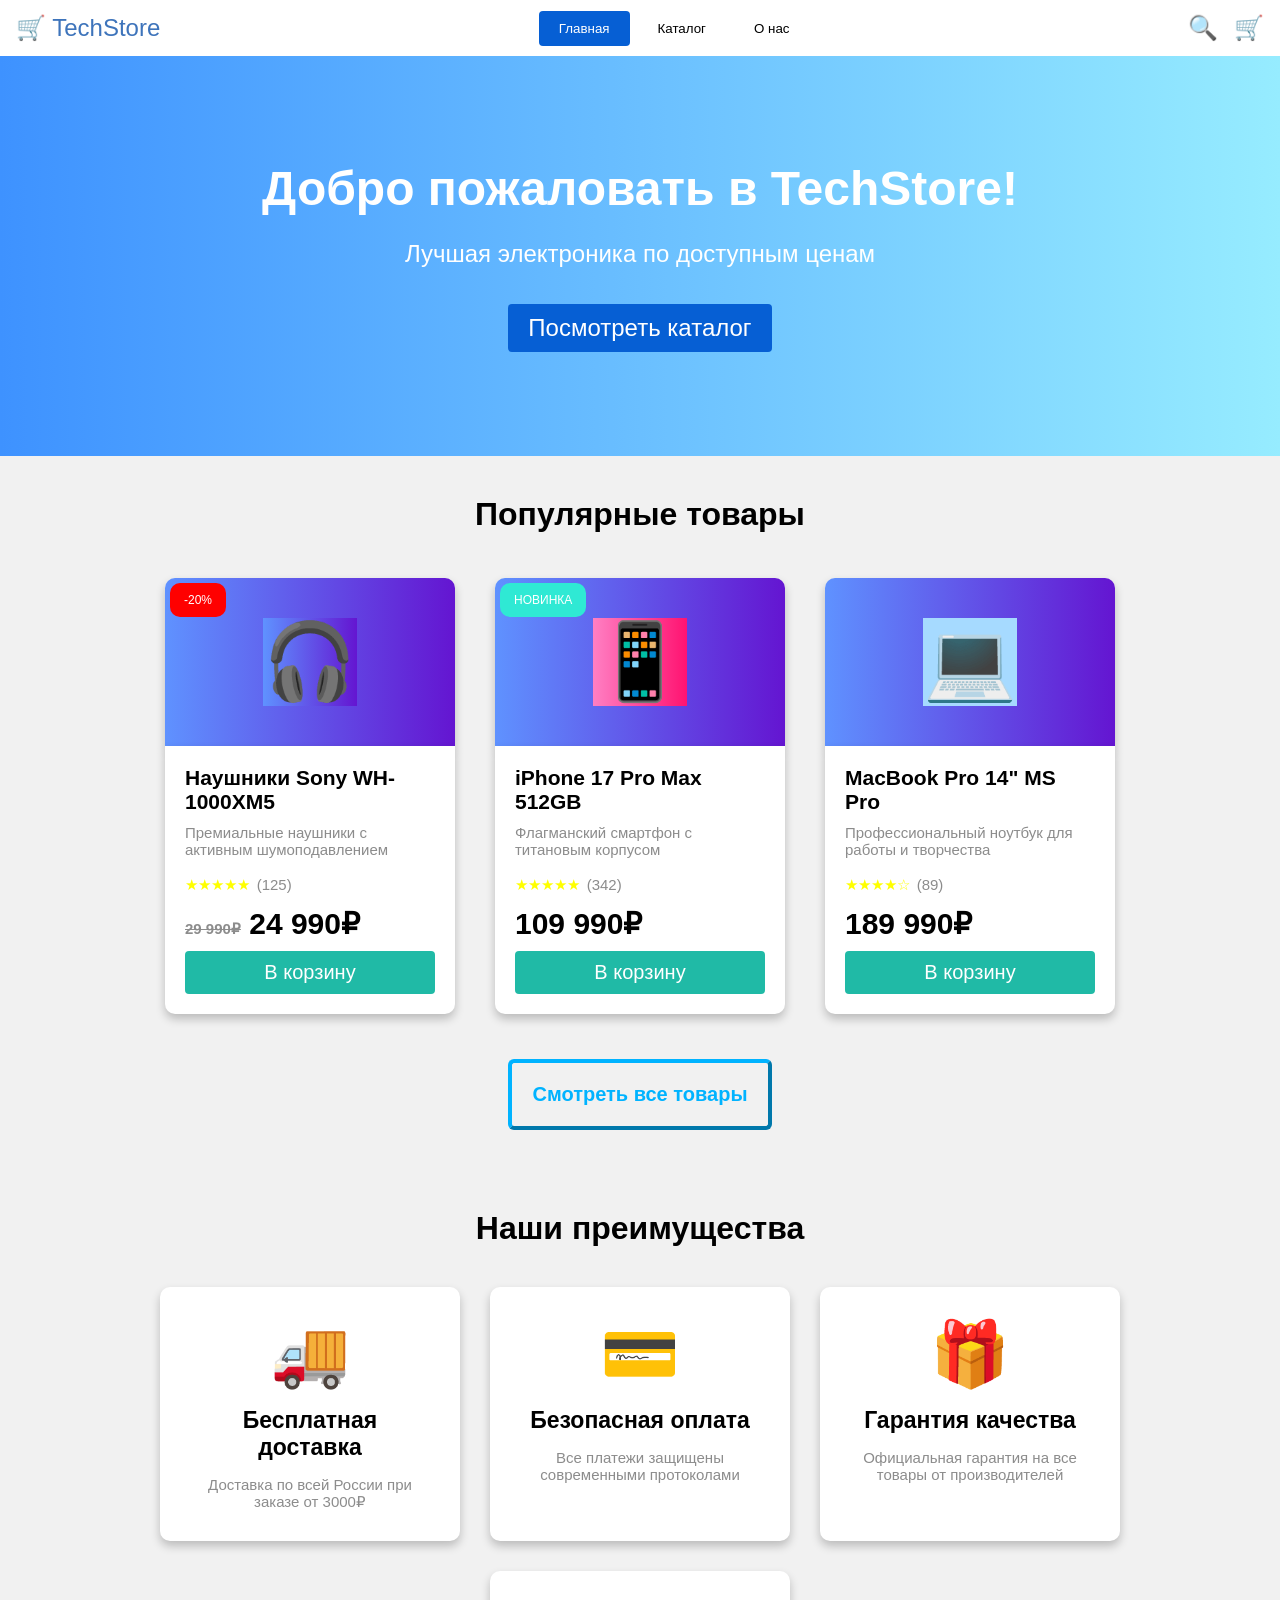
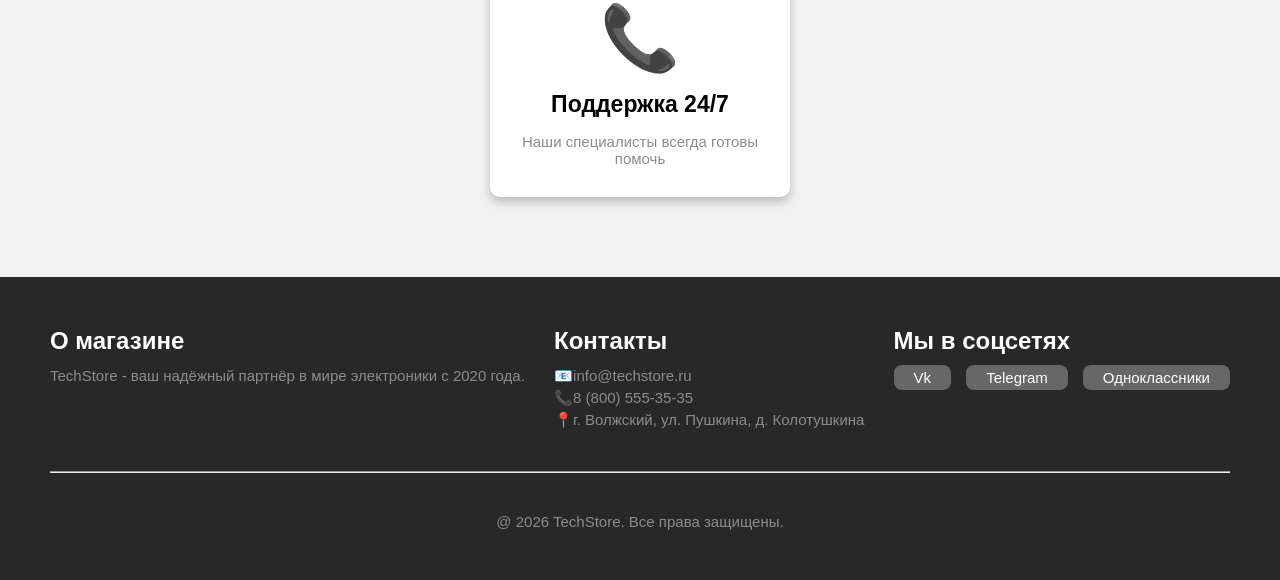
<file: index.html>
<!DOCTYPE html>
<html lang="ru-RU">
<head>
    <meta charset="UTF-8">
    <meta name="viewport" content="width=device-width, initial-scale=1.0">
    <title>Electronics store</title>
    <link rel="stylesheet" href="style.css">
</head>
<body>
    <header class="header">
        <div class="logo">
            <span class="logo-icon">🛒</span>
            <span class="logo-text">TechStore</span>
        </div>
        <div class="navmenu-center">
            <nav>
                <button class="active-navigation">
                    <a href="index.html" class="link-active">Главная</a>
                </button>
                <button class="non-active-navigation">
                    <a href="catalog.html" class="non-active">Каталог</a>
                </button>
                <button class="non-active-navigation">
                    <a href="about.html" class="non-active">О нас</a>
                </button>
            </nav>
        </div>
        <div class="header-right">
            <span class="logo-icon">🔍</span>
            <span class="logo-icon">🛒</span>
        </div>
    </header>

    <div class="hero-section">
        <h1>Добро пожаловать в TechStore!</h1>
        <p>Лучшая электроника по доступным ценам</p>
        <a href="catalog.html">
            <button class="view-catalog">Посмотреть каталог</button>
        </a>
    </div>

    <div class="main">
        <div class="cards-section">
            <h2>Популярные товары</h2>
            <div class="cards">
                <!-- Товар 1 -->
                <article class="card">
                    <span class="badge-red">-20%</span>
                    <div class="item-image">
                        
                        <div class="bg-image1">🎧</div>
                        
                    </div>
                    <div class="item-info">
                        <h3 class="item-title">Наушники Sony WH-1000XM5</h3>
                        <p class="item-description">Премиальные наушники с активным шумоподавлением</p>
                        <div class="rating-row">
                            <span class="stars">★★★★★</span>
                            <span class="review-count">(125)</span>
                        </div>
                        <p class="price"><s class="old-price">29 990₽</s> 24 990₽</p>
                        <button class="btn-buy">В корзину</button>
                    </div>
                </article>
                <!-- Товар 2 -->
                <article class="card">
                    <span class="badge-teal">НОВИНКА</span>
                    <div class="item-image">
                        <div class="bg-image2">📱</div>
                    </div>
                    <div class="item-info">
                        <h3 class="item-title">iPhone 17 Pro Max 512GB</h3>
                        <p class="item-description">Флагманский смартфон с титановым корпусом</p>
                        <div class="rating-row">
                            <span class="stars">★★★★★</span>
                            <span class="review-count">(342)</span>
                        </div>
                        <p class="price">109 990₽</p>
                        <button class="btn-buy">В корзину</button>
                    </div>
                </article>
                <!-- Товар 3 -->
                <article class="card">
                    <div class="item-image">
                        <div class="bg-image3">💻</div>
                    </div>
                    <div class="item-info">
                        <h3 class="item-title">MacBook Pro 14" MS Pro</h3>
                        <p class="item-description">Профессиональный ноутбук для работы и творчества</p>
                        <div class="rating-row">
                            <span class="stars">★★★★☆</span> 
                            <span class="review-count">(89)</span>
                        </div>
                        <p class="price">189 990₽</p>
                        <button class="btn-buy">В корзину</button>
                    </div>
                </article>
            </div>
            <a href="catalog.html">
                <button class="view-all">Смотреть все товары</button>
            </a>
        </div>

        <div class="about-us">
            <h2>Наши преимущества</h2>
            <div class="pros">
                <!-- Преимущество 1 -->
                <article class="our-pros">
                    <h3 class="emoji-symbol">🚚</h3>
                    <h4 class="pros-title">Бесплатная доставка</h4>
                    <p class="pros-description">Доставка по всей России при заказе от 3000₽</p>
                </article>
                <!-- Преимущество 2 -->
                <article class="our-pros">
                    <h3 class="emoji-symbol">💳</h3>
                    <h4 class="pros-title">Безопасная оплата</h4>
                    <p class="pros-description">Все платежи защищены современными протоколами</p>
                </article>
                <!-- Преимущество 3 -->
                <article class="our-pros">
                    <h3 class="emoji-symbol">🎁</h3>
                    <h4 class="pros-title">Гарантия качества</h4>
                    <p class="pros-description">Официальная гарантия на все товары от производителей</p>
                </article>
                <!-- Преимущество 4 -->
                <article class="our-pros">
                    <h3 class="emoji-symbol">📞</h3>
                    <h4 class="pros-title">Поддержка 24/7</h4>
                    <p class="pros-description">Наши специалисты всегда готовы помочь</p>
                </article>
            </div>
        </div>
    </div>

    <footer class="footer">
        <div class="footer-sections">
            <div class="footer-section">
                <h4>О магазине</h4>
                <p>TechStore - ваш надёжный партнёр в мире электроники с 2020 года.</p>
            </div>
            <div class="footer-section">
                <h4>Контакты</h4>
                <ul>
                    <li> 📧info@techstore.ru</li>
                    <li> 📞8 (800) 555-35-35</li>
                    <li>📍г. Волжский, ул. Пушкина, д. Колотушкина</li>
                </ul>
            </div>
            <div class="footer-section">
                <h4>Мы в соцсетях</h4>
                <nav class="footerbar">
                    <a href="#" class="link">Vk</a>
                    <a href="#" class="link">Telegram</a>
                    <a href="#" class="link">Одноклассники</a>
                </nav>
            </div>
        </div>
        <hr>
        <p class="copyright">@ 2026 TechStore. Все права защищены.</p>
    </footer>
</body>
</html>
</file>
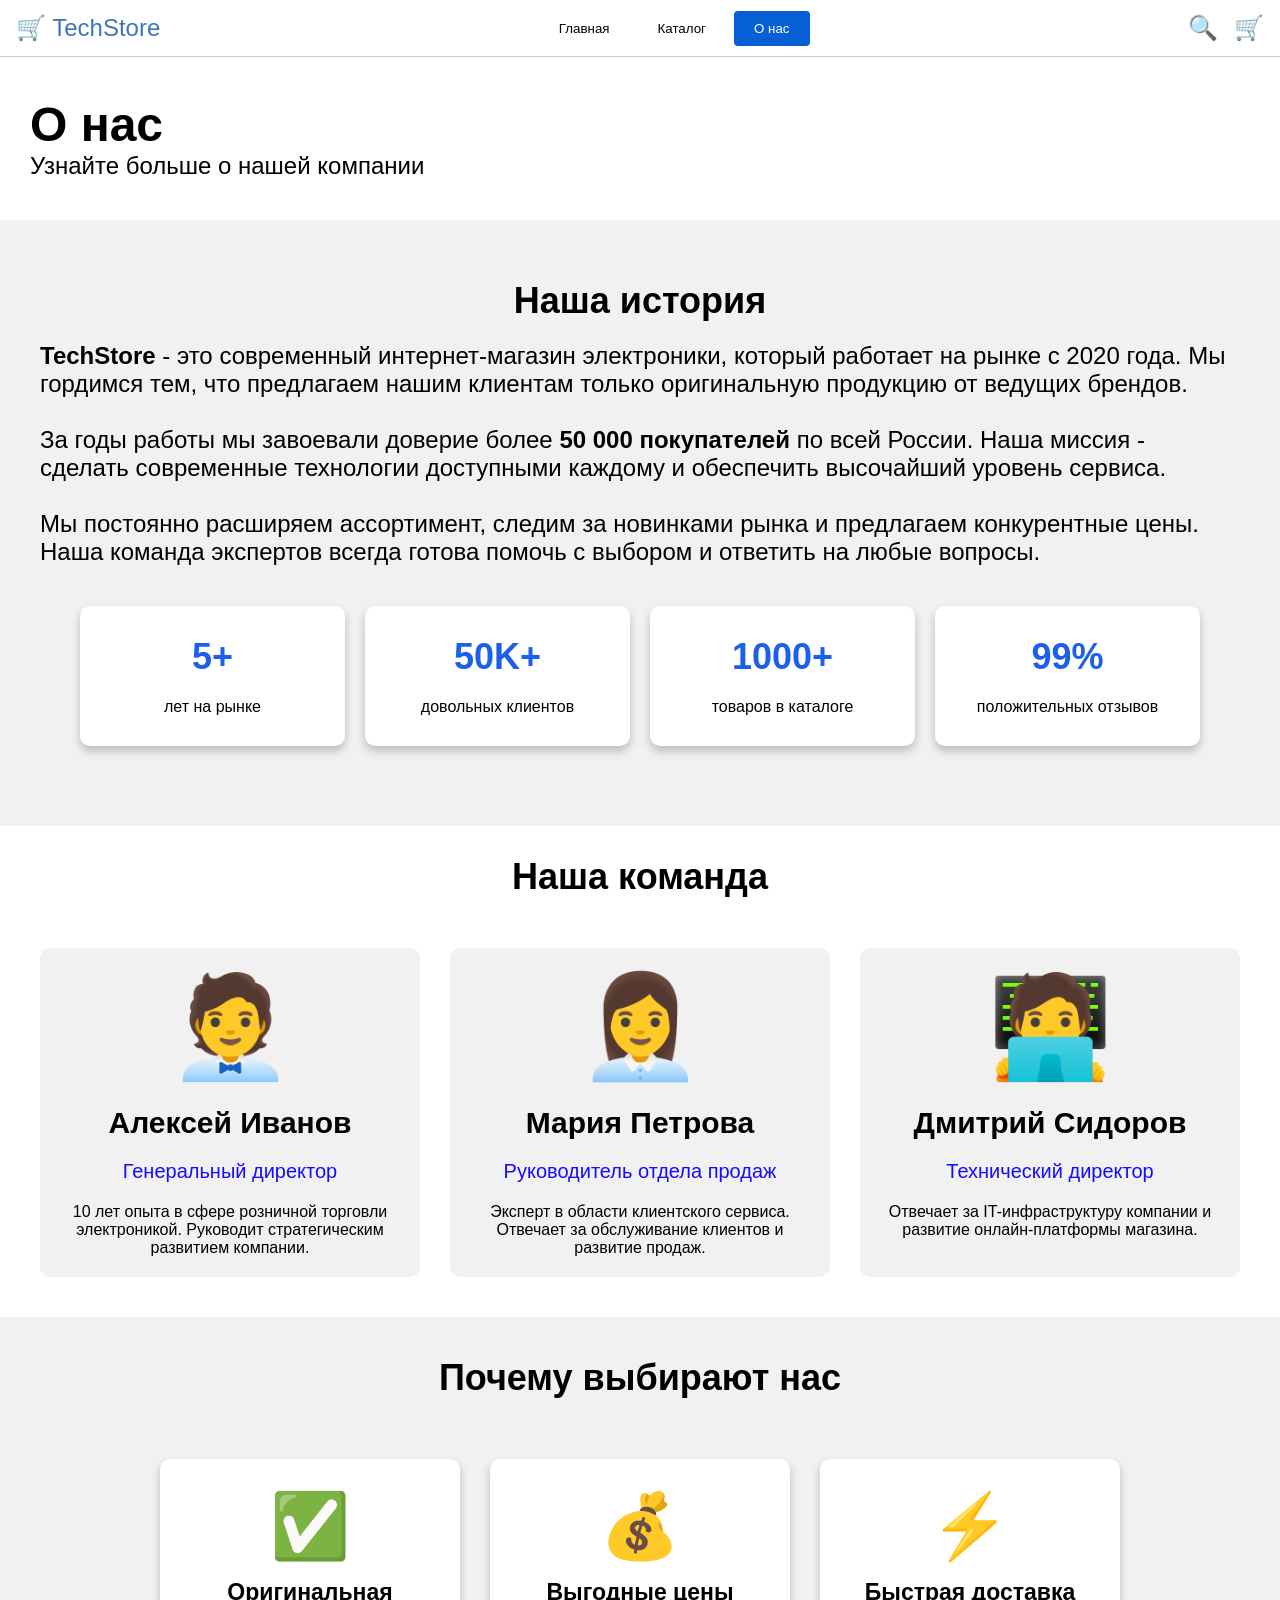
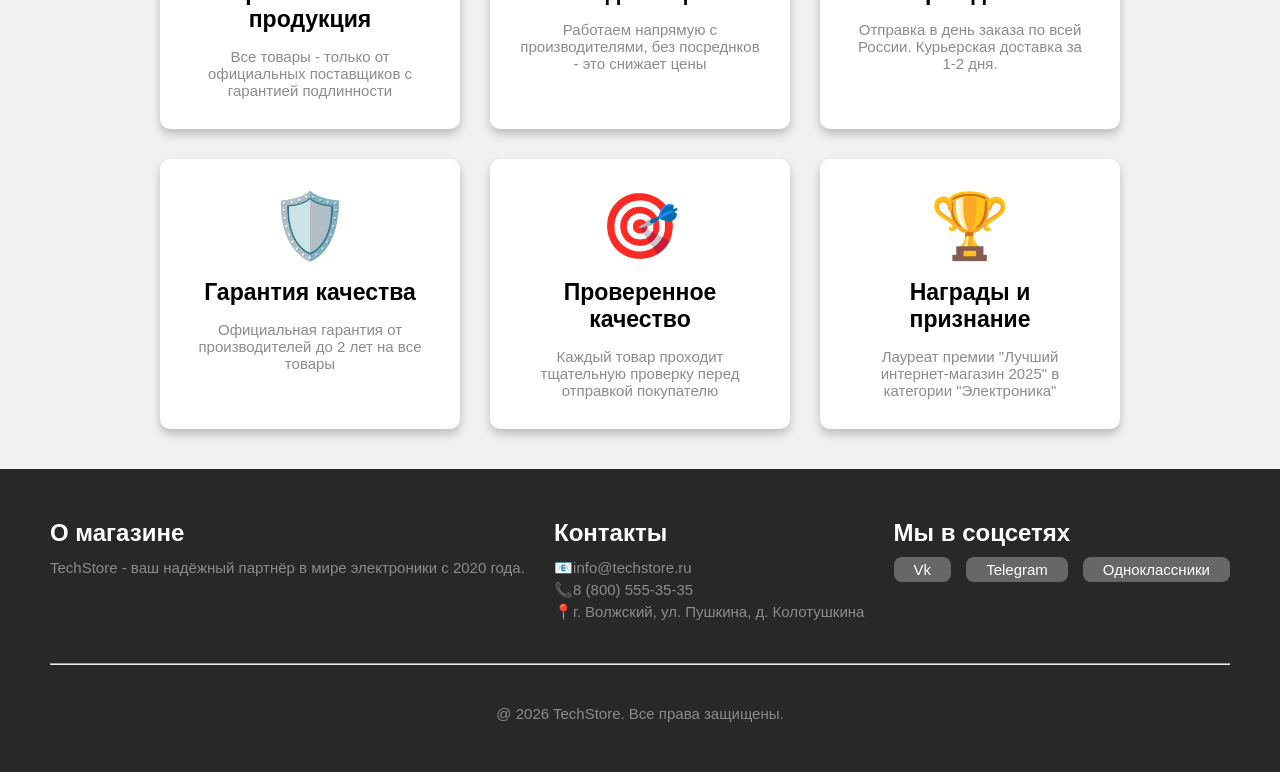
<file: about.html>
<!DOCTYPE html>
<html lang="ru-RU">
<head>
    <meta charset="UTF-8">
    <meta name="viewport" content="width=device-width, initial-scale=1.0">
    <title>Electronics store</title>
    <link rel="stylesheet" href="style.css">
</head>
<body>
    <header class="header">
        <div class="logo">
            <span class="logo-icon">🛒</span>
            <span class="logo-text">TechStore</span>
        </div>
        <div class="navmenu-center">
            <nav>
                <button class="non-active-navigation">
                    <a href="index.html" class="non-active">Главная</a>
                </button>
                <button class="non-active-navigation">
                    <a href="catalog.html" class="non-active">Каталог</a>
                </button>
                <button class="active-navigation">
                    <a href="about.html" class="link-active">О нас</a>
                </button>
            </nav>
        </div>
        <div class="header-right">
            <span class="logo-icon">🔍</span>
            <span class="logo-icon">🛒</span>
        </div>
    </header>

    <hr class="top-page-hr">

    <div class="main">

        <div class="full-about">

            <div class="about-title">
                <h1>О нас</h1>
                <p>Узнайте больше о нашей компании</p>
            </div>

            <div class="our-history">
                <h2>Наша история</h2>
                <p>
                    <b>TechStore</b> - это современный интернет-магазин электроники, который работает на рынке с 2020 года.
                    Мы гордимся тем, что предлагаем нашим клиентам только оригинальную продукцию от ведущих брендов.
                </p>
                <br>
                <p>
                    За годы работы мы завоевали доверие более <b>50 000 покупателей</b> по всей России.
                    Наша миссия - сделать современные технологии доступными каждому и обеспечить высочайший уровень сервиса.
                </p>
                <br>
                <p>
                    Мы постоянно расширяем ассортимент, следим за новинками рынка и предлагаем конкурентные цены.
                    Наша команда экспертов всегда готова помочь с выбором и ответить на любые вопросы.
                </p>
                <div class="info-cards">
                    <article class="info-card">
                        <h2 class="numbers">5+</h2>
                        <p>лет на рынке</p>
                    </article>
                    <article class="info-card">
                        <h2 class="numbers">50K+</h2>
                        <p>довольных клиентов</p>
                    </article>
                    <article class="info-card">
                        <h2 class="numbers">1000+</h2>
                        <p>товаров в каталоге</p>
                    </article>
                    <article class="info-card">
                        <h2 class="numbers">99%</h2>
                        <p>положительных отзывов</p>
                    </article>
                </div>
            </div>

            <h2 class="team-h2">Наша команда</h2>
            <div class="our-team">
                <article class="team-member">
                    <div class="member-img">🧑‍💼</div>
                    <h4 class="member-name">Алексей Иванов</h4>
                    <p class="job-title">Генеральный директор</p>
                    <p class="member-desc">
                        10 лет опыта в сфере розничной торговли электроникой.
                        Руководит стратегическим развитием компании.
                    </p>
                </article>
                <article class="team-member">
                    <div class="member-img">👩‍💼</div>
                    <h4 class="member-name">Мария Петрова</h4>
                    <p class="job-title">Руководитель отдела продаж</p>
                    <p class="member-desc">
                        Эксперт в области клиентского сервиса.
                        Отвечает за обслуживание клиентов и развитие продаж.
                    </p>
                </article>
                <article class="team-member">
                    <div class="member-img">🧑‍💻</div>
                    <h4 class="member-name">Дмитрий Сидоров</h4>
                    <p class="job-title">Технический директор</p>
                    <p class="member-desc">
                        Отвечает за IT-инфраструктуру компании и развитие онлайн-платформы магазина.
                    </p>
                </article>
            </div>

            <h2 class="pros-h2">Почему выбирают нас</h2>
            <div class="why-us">
                <!-- Преимущество 1 -->
                <article class="our-pro">
                    <h3 class="emoji-symbol">✅</h3>
                    <h4 class="pros-title">Оригинальная продукция</h4>
                    <p class="pros-description">Все товары - только от официальных поставщиков с гарантией подлинности</p>
                </article>
                <!-- Преимущество 2 -->
                <article class="our-pro">
                    <h3 class="emoji-symbol">💰</h3>
                    <h4 class="pros-title">Выгодные цены</h4>
                    <p class="pros-description">Работаем напрямую с производителями, без посреднков - это снижает цены</p>
                </article>
                <!-- Преимущество 3 -->
                <article class="our-pro">
                    <h3 class="emoji-symbol">⚡</h3>
                    <h4 class="pros-title">Быстрая доставка</h4>
                    <p class="pros-description">Отправка в день заказа по всей России. Курьерская доставка за 1-2 дня.</p>
                </article>
                <!-- Преимущество 4 -->
                <article class="our-pro">
                    <h3 class="emoji-symbol">🛡️</h3>
                    <h4 class="pros-title">Гарантия качества</h4>
                    <p class="pros-description">Официальная гарантия от производителей до 2 лет на все товары</p>
                </article>
                <!-- Преимущество 5 -->
                <article class="our-pro">
                    <h3 class="emoji-symbol">🎯</h3>
                    <h4 class="pros-title">Проверенное качество</h4>
                    <p class="pros-description">Каждый товар проходит тщательную проверку перед отправкой покупателю</p>
                </article>
                <!-- Преимущество 6 -->
                <article class="our-pro">
                    <h3 class="emoji-symbol">🏆</h3>
                    <h4 class="pros-title">Награды и признание</h4>
                    <p class="pros-description">Лауреат премии "Лучший интернет-магазин 2025" в категории "Электроника"</p>
                </article>
            </div>

        </div>

    </div>

    <footer class="footer">
        <div class="footer-sections">
            <div class="footer-section">
                <h4>О магазине</h4>
                <p>TechStore - ваш надёжный партнёр в мире электроники с 2020 года.</p>
            </div>
            <div class="footer-section">
                <h4>Контакты</h4>
                <ul>
                    <li> 📧info@techstore.ru</li>
                    <li> 📞8 (800) 555-35-35</li>
                    <li>📍г. Волжский, ул. Пушкина, д. Колотушкина</li>
                </ul>
            </div>
            <div class="footer-section">
                <h4>Мы в соцсетях</h4>
                <nav class="footerbar">
                    <a href="#" class="link">Vk</a>
                    <a href="#" class="link">Telegram</a>
                    <a href="#" class="link">Одноклассники</a>
                </nav>
            </div>
        </div>
        <hr>
        <p class="copyright">@ 2026 TechStore. Все права защищены.</p>
    </footer>
</body>
</html>
</file>
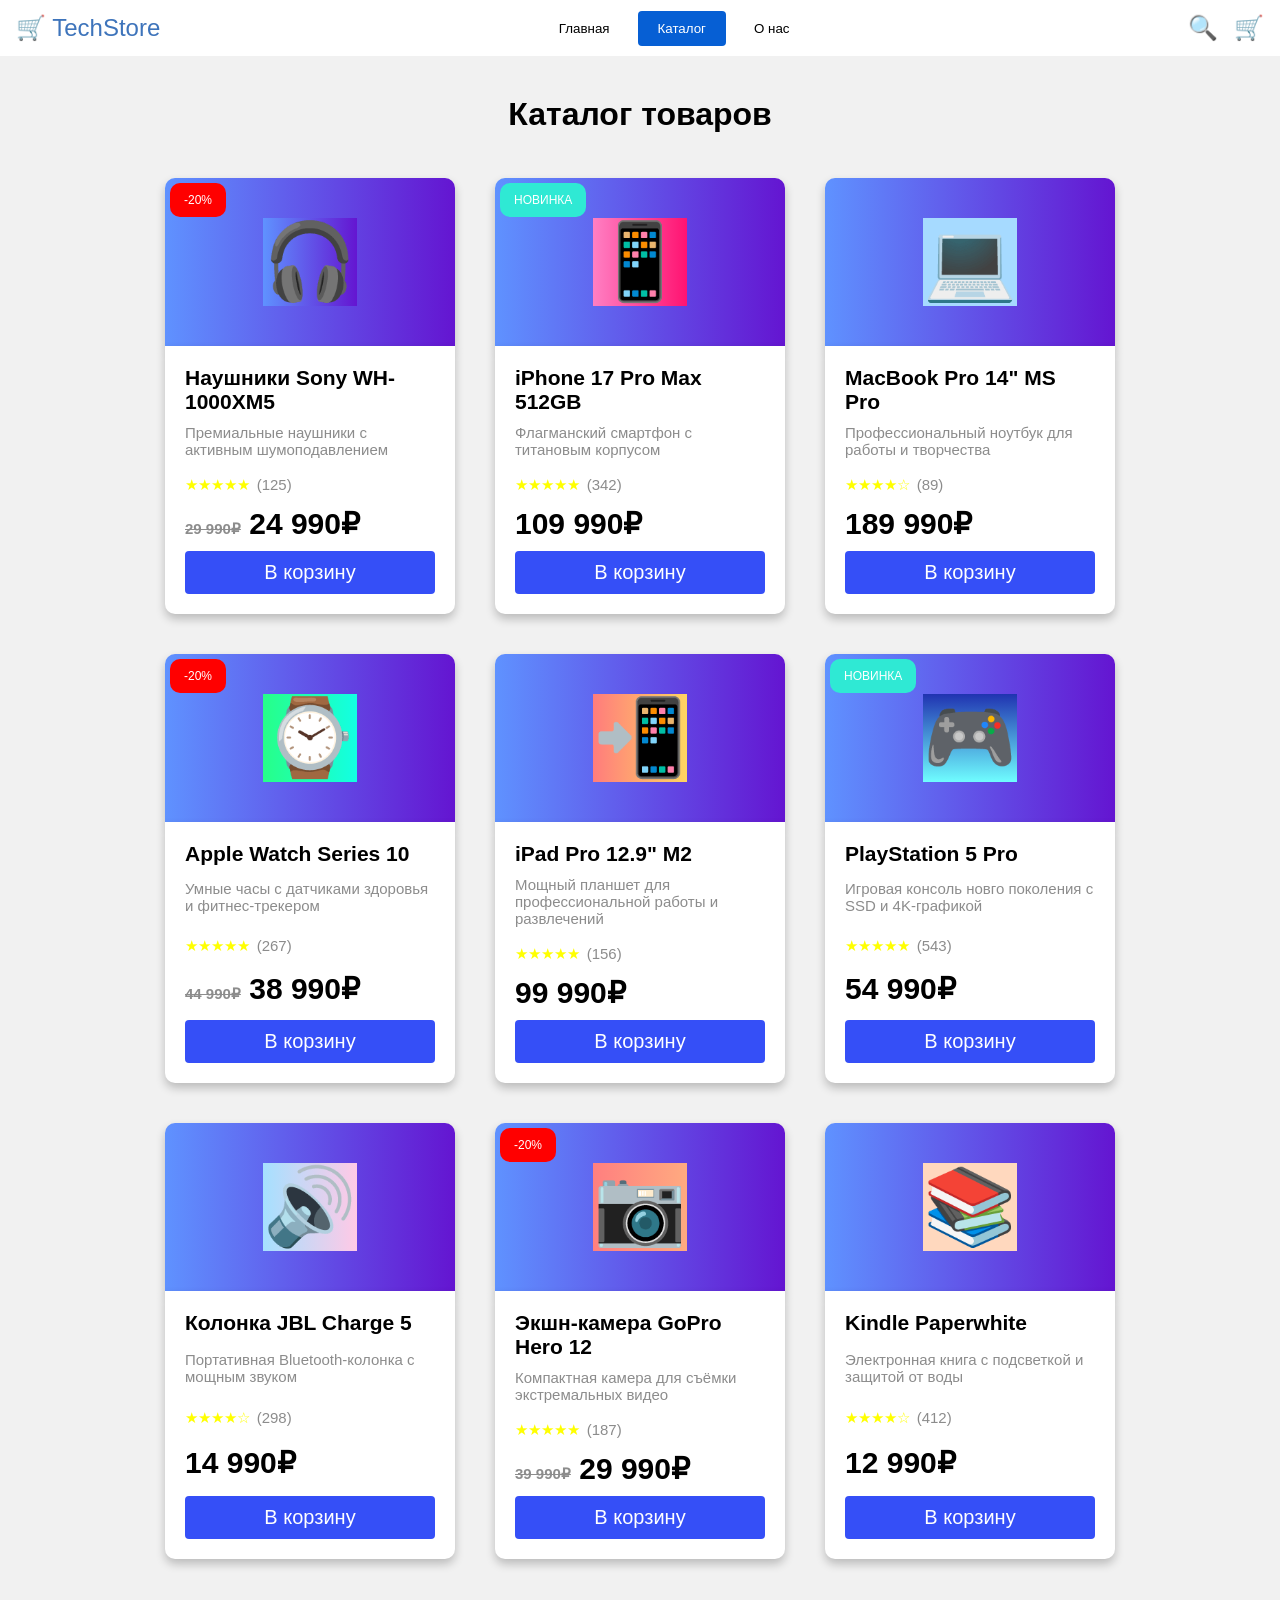
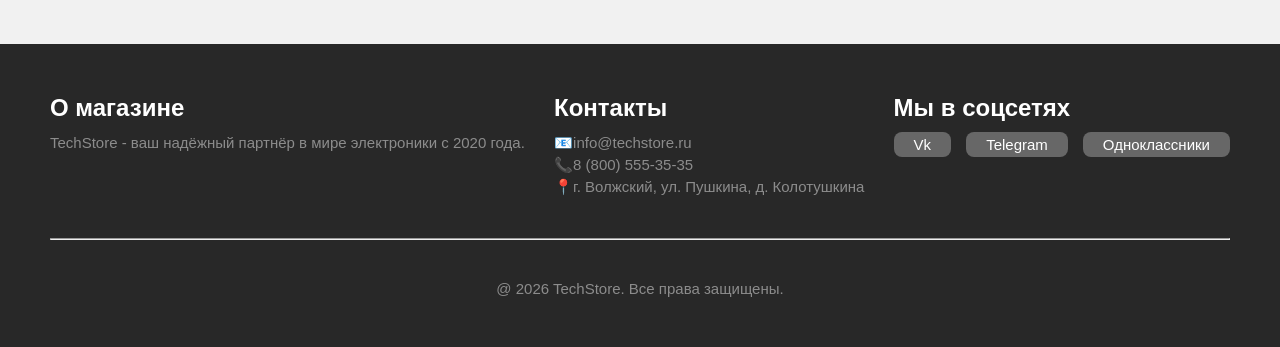
<file: catalog.html>
<!DOCTYPE html>
<html lang="ru-RU">
<head>
    <meta charset="UTF-8">
    <meta name="viewport" content="width=device-width, initial-scale=1.0">
    <title>Electronics store</title>
    <link rel="stylesheet" href="style.css">
</head>
<body>
    <header class="header">
        <div class="logo">
            <span class="logo-icon">🛒</span>
            <span class="logo-text">TechStore</span>
        </div>
        <div class="navmenu-center">
            <nav>
                <button class="non-active-navigation">
                    <a href="index.html" class="non-active">Главная</a>
                </button>
                <button class="active-navigation">
                    <a href="catalog.html" class="link-active">Каталог</a>
                </button>
                <button class="non-active-navigation">
                    <a href="about.html" class="non-active">О нас</a>
                </button>
            </nav>
        </div>
        <div class="header-right">
            <span class="logo-icon">🔍</span>
            <span class="logo-icon">🛒</span>
        </div>
    </header>

    <div class="main">

        <div class="cards-section">
            <h2>Каталог товаров</h2>
            <div class="cards">
                <!-- Товар 1 (-20%) -->
                <article class="card">
                    <span class="badge-red">-20%</span>
                    <div class="item-image">
                        
                        <div class="bg-image1">🎧</div>
                        
                    </div>
                    <div class="item-info">
                        <h3 class="item-title">Наушники Sony WH-1000XM5</h3>
                        <p class="item-description">Премиальные наушники с активным шумоподавлением</p>
                        <div class="rating-row">
                            <span class="stars">★★★★★</span>
                            <span class="review-count">(125)</span>
                        </div>
                        <p class="price"><s class="old-price">29 990₽</s> 24 990₽</p>
                        <button class="buy-btn">В корзину</button>
                    </div>
                </article>
                <!-- Товар 2 (новинка) -->
                <article class="card">
                    <span class="badge-teal">НОВИНКА</span>
                    <div class="item-image">
                        <div class="bg-image2">📱</div>
                    </div>
                    <div class="item-info">
                        <h3 class="item-title">iPhone 17 Pro Max 512GB</h3>
                        <p class="item-description">Флагманский смартфон с титановым корпусом</p>
                        <div class="rating-row">
                            <span class="stars">★★★★★</span>
                            <span class="review-count">(342)</span>
                        </div>
                        <p class="price">109 990₽</p>
                        <button class="buy-btn">В корзину</button>
                    </div>
                </article>
                <!-- Товар 3 (ничего) -->
                <article class="card">
                    <div class="item-image">
                        <div class="bg-image3">💻</div>
                    </div>
                    <div class="item-info">
                        <h3 class="item-title">MacBook Pro 14" MS Pro</h3>
                        <p class="item-description">Профессиональный ноутбук для работы и творчества</p>
                        <div class="rating-row">
                            <span class="stars">★★★★☆</span> 
                            <span class="review-count">(89)</span>
                        </div>
                        <p class="price">189 990₽</p>
                        <button class="buy-btn">В корзину</button>
                    </div>
                </article>
                <!-- Товар 4 -->
                <article class="card">
                    <span class="badge-red">-20%</span>
                    <div class="item-image">
                        
                        <div class="bg-image4">⌚</div>
                        
                    </div>
                    <div class="item-info">
                        <h3 class="item-title">Apple Watch Series 10</h3>
                        <p class="item-description">Умные часы с датчиками здоровья и фитнес-трекером</p>
                        <div class="rating-row">
                            <span class="stars">★★★★★</span>
                            <span class="review-count">(267)</span>
                        </div>
                        <p class="price"><s class="old-price">44 990₽</s> 38 990₽</p>
                        <button class="buy-btn">В корзину</button>
                    </div>
                </article>
                <!-- Товар 5 -->
                <article class="card">
                    <div class="item-image">
                        <div class="bg-image5">📲</div>
                    </div>
                    <div class="item-info">
                        <h3 class="item-title">iPad Pro 12.9" M2</h3>
                        <p class="item-description">Мощный планшет для профессиональной работы и развлечений</p>
                        <div class="rating-row">
                            <span class="stars">★★★★★</span> 
                            <span class="review-count">(156)</span>
                        </div>
                        <p class="price">99 990₽</p>
                        <button class="buy-btn">В корзину</button>
                    </div>
                </article>
                <!-- Товар 6 -->
                <article class="card">
                    <span class="badge-teal">НОВИНКА</span>
                    <div class="item-image">
                        <div class="bg-image6">🎮</div>
                    </div>
                    <div class="item-info">
                        <h3 class="item-title">PlayStation 5 Pro</h3>
                        <p class="item-description">Игровая консоль новго поколения с SSD и 4K-графикой</p>
                        <div class="rating-row">
                            <span class="stars">★★★★★</span>
                            <span class="review-count">(543)</span>
                        </div>
                        <p class="price">54 990₽</p>
                        <button class="buy-btn">В корзину</button>
                    </div>
                </article>
                <!-- Товар 7 -->
                <article class="card">
                    <div class="item-image">
                        <div class="bg-image7">🔊</div>
                    </div>
                    <div class="item-info">
                        <h3 class="item-title">Колонка JBL Charge 5</h3>
                        <p class="item-description">Портативная Bluetooth-колонка с мощным звуком</p>
                        <div class="rating-row">
                            <span class="stars">★★★★☆</span> 
                            <span class="review-count">(298)</span>
                        </div>
                        <p class="price">14 990₽</p>
                        <button class="buy-btn">В корзину</button>
                    </div>
                </article>
                <!-- Товар 8 -->
                <article class="card">
                    <span class="badge-red">-20%</span>
                    <div class="item-image">
                        
                        <div class="bg-image8">📷</div>
                        
                    </div>
                    <div class="item-info">
                        <h3 class="item-title">Экшн-камера GoPro Hero 12</h3>
                        <p class="item-description">Компактная камера для съёмки экстремальных видео</p>
                        <div class="rating-row">
                            <span class="stars">★★★★★</span>
                            <span class="review-count">(187)</span>
                        </div>
                        <p class="price"><s class="old-price">39 990₽</s> 29 990₽</p>
                        <button class="buy-btn">В корзину</button>
                    </div>
                </article>
                <!-- Товар 9 -->
                <article class="card">
                    <div class="item-image">
                        <div class="bg-image9">📚</div>
                    </div>
                    <div class="item-info">
                        <h3 class="item-title">Kindle Paperwhite</h3>
                        <p class="item-description">Электронная книга с подсветкой и защитой от воды</p>
                        <div class="rating-row">
                            <span class="stars">★★★★☆</span> 
                            <span class="review-count">(412)</span>
                        </div>
                        <p class="price">12 990₽</p>
                        <button class="buy-btn">В корзину</button>
                    </div>
                </article>
            </div>
        </div>

    </div>

    <footer class="footer">
        <div class="footer-sections">
            <div class="footer-section">
                <h4>О магазине</h4>
                <p>TechStore - ваш надёжный партнёр в мире электроники с 2020 года.</p>
            </div>
            <div class="footer-section">
                <h4>Контакты</h4>
                <ul>
                    <li> 📧info@techstore.ru</li>
                    <li> 📞8 (800) 555-35-35</li>
                    <li>📍г. Волжский, ул. Пушкина, д. Колотушкина</li>
                </ul>
            </div>
            <div class="footer-section">
                <h4>Мы в соцсетях</h4>
                <nav class="footerbar">
                    <a href="#" class="link">Vk</a>
                    <a href="#" class="link">Telegram</a>
                    <a href="#" class="link">Одноклассники</a>
                </nav>
            </div>
        </div>
        <hr>
        <p class="copyright">@ 2026 TechStore. Все права защищены.</p>
    </footer>
</body>
</html>
</file>
<file: style.css>
* {
    margin: 0;
    padding: 0;
    box-sizing: border-box;
}

body {
    font-family: Comic Sans MS, cursive, sans-serif;
    background-color: white;
    color: #000;
    font-size: 24px;
}

/* Header */
.header {
    background-color: white;
    padding: 0 16px;
    height: 56px;
    display: flex;
    align-items: center;
    justify-content: space-between;
    color: #3e74bb;
    font-size: 24px;
}

.header-right {
    display: flex;
    align-items: center;
    gap: 16px;
    cursor: pointer;
}

.navmenu-center nav {
    display: flex;
    gap: 8px;
}

.active-navigation,
.non-active-navigation {
    background: white;
    border: none;
    padding: 0;
    cursor: pointer;
    border-radius: 4px;
}

.non-active {
    text-decoration: none;
    color: #000;
    padding: 10px 20px;
    display: inline-block;
    border-radius: 4px;
    font-family: Comic Sans MS, cursive, sans-serif;
}

.link-active {
    background: #065fd4;
    color: white;
    border-radius: 4px;
    text-decoration: none;
    padding: 10px 20px;
    display: inline-block;
    font-family: Comic Sans MS, cursive, sans-serif;
}

.non-active-navigation:hover .non-active {
    background: #065fd4;
    color: white;
}

.active-navigation:hover .link-active {
    background: #0653b8;
}

button:hover {
    background-color: transparent;
}

/* Hero section */
.hero-section {
    background: linear-gradient(to right, #3e92ff, #96ecff);
    color: white;
    min-height: 400px;
    display: flex;
    align-items: center;
    justify-content: center;
    flex-direction: column;
    gap: 24px;
    padding: 20px;
    text-align: center;
}

.view-catalog {
    border: none;
    border-radius: 4px;
    color: white;
    background-color: #065fd4;
    padding: 10px 20px;
    margin-top: 12px;
    gap: 20px;
    font-size: 24px;
    font-family: Comic Sans MS, cursive, sans-serif;
}

.view-catalog:hover {
    background-color: #004caf;
    cursor: pointer;
}

/* Cards section */

.main {
    background-color: #f1f1f1;
    font-family: Comic Sans MS, cursive, sans-serif;
}

.cards-section {
    display: flex;
    align-items: center;
    flex-direction: column;
    padding: 40px 20px;
}

.cards-section h2 {
    font-size: 32px;
    margin-bottom: 40px;
    text-align: center;
}

.cards {
    display: grid;
    grid-template-columns: repeat(3, 1fr);
    gap: 30px;
    justify-content: center;
    flex-wrap: wrap;
    margin-bottom: 40px;
}

.card {
    padding: 5px;
    width: 300px;
    position: relative;
    display: flex;
    flex-direction: column;
}

.badge-red {
    position: absolute;
    font-size: 12px;
    padding: 10px 14px;
    margin: 5px;
    background-color: red;
    color: white;
    border-radius: 10px;
}

.badge-teal {
    position: absolute;
    font-size: 12px;
    padding: 10px 14px;
    margin: 5px;
    background-color: #2fe9d4;
    color: white;
    border-radius: 10px;
}

.item-image {
    box-shadow: 0 5px 10px rgba(6, 6, 6, 0.225);
    background: linear-gradient(to right, #5f92ff, #6415d1);
    padding: 40px;
    border-radius: 10px 10px 0 0;
    display: flex;
    align-items: center;
    justify-content: center;
    gap: 20px;
    font-size: 75px;
}

.bg-image1 {
    background: linear-gradient(to right, #5f92ff, #6415d1);
}

.bg-image2 {
    background: linear-gradient(to right, #ff7fc3, #ff1371);
}

.bg-image3 {
    background-color:#a6daff;
}

.item-info {
    box-shadow: 0 5px 10px rgba(6, 6, 6, 0.225);
    display: flex;
    justify-content: space-between;
    gap: 10px;
    flex-direction: column;
    padding: 20px;
    background-color: white;
    border-radius: 0 0 10px 10px;
    flex: 1;
}

.item-title {
    font-size: 21px;
}

.price {
    font-size: 30px;
    font-weight: bold;
}

.item-description,
.review-count,
.old-price {
    font-size: 15px;
    color: #8c8c8c;
}

.stars {
    font-size: 15px;
    color: yellow;
}

.btn-buy {
    background-color: #20baa6;
    color: white;
    font-family: Comic Sans MS, cursive, sans-serif;
    border: none;
    border-radius: 4px;
    font-size: 20px;
    padding: 10px;
}

.btn-buy:hover {
    cursor: pointer;
    background-color: #139d8b;
}

.view-all {
    border-radius: 6px;
    font-size: 20px;
    padding: 20px;
    background: transparent;
    border-color: #00b3ff;
    border-width: 4px;
    color: #00b3ff;
    font-weight: bold;
    font-family: Comic Sans MS, cursive, sans-serif;
}

.view-all:hover {
    cursor: pointer;
    background-color: white;
}

/* Our pros */
.about-us {
    display: flex;
    align-items: center;
    flex-direction: column;
    padding: 40px 20px;
}

.about-us h2 {
    font-size: 32px;
    margin-bottom: 40px;
    text-align: center;
}

.pros {
    display: flex;
    flex-direction: row;
    gap: 30px;
    justify-content: center;
    flex-wrap: wrap;
    margin-bottom: 40px;
    background-color: #f1f1f1;
}

.our-pros {
    padding: 30px;
    font-size: 23px;
    width: 300px;
    position: relative;
    display: flex;
    flex-direction: column;
    align-items: center;
    text-align: center;
    background-color: white;
    border-radius: 10px;
    gap: 15px;
    box-shadow: 0 5px 10px rgba(6, 6, 6, 0.225);
}

.emoji-symbol {
    font-size: 64px;
}

.pros-description {
    font-size: 15px;
    color: #8c8c8c;
}

/* Footer */
.footer {
    background-color: #282828;
    color: white;
    padding: 50px;
    display: flex;
    flex-direction: column;
    gap: 10px;
}

.footer-sections {
    display: flex;
    flex-direction: row;
    justify-content: space-between;
}

.footer-section {
    display: flex;
    flex-direction: column;
    gap: 10px;
}

.footer-section p, li {
    font-size: 15px;
    gap: 10px;
    color: #8c8c8c;
    line-height: 22px;
    list-style-type: none;
    margin-left: 0;
    
}

.footerbar {
    display: flex;
    flex-direction: row;
    gap: 15px;
}

.link {
    text-decoration: none;
    color: white;
    background-color: #676767;
    padding: 4px 20px;
    border-radius: 8px;
    font-size: 15px;
}

.link:hover {
    background-color: #000;
}

.copyright {
    display: flex;
    justify-content: center;
    margin-top: 30px;
    font-size: 15px;
    color: #8c8c8c;
}

.footer hr {
    margin-top: 30px;
    color: #494949;
}

/* Catalog cards */
.bg-image4 {
    background: linear-gradient(to right, #27ff88, #13ffe3);
}

.bg-image5 {
    background: linear-gradient(to right, #ff7c7c, #ffd561);
}

.bg-image6 {
    background: linear-gradient(to bottom, #2033b1, #6ffdff);
}

.bg-image7 {
    background: linear-gradient(to left, #ffc9e6, #a5e0ff);
}

.bg-image8 {
    background: linear-gradient(to right, #ff7f7f, #ffaa80);
}

.bg-image9 {
    background-color:#ffd8be;
}

.buy-btn {
    background-color: #354ff7;
    color: white;
    font-family: Comic Sans MS, cursive, sans-serif;
    border: none;
    border-radius: 4px;
    font-size: 20px;
    padding: 10px;
}

.buy-btn:hover {
    cursor: pointer;
    background-color: #0600af;
}

/* About us */
.full-about {
    background-color: white;
}

.about-title {
    padding: 40px 30px 40px;
}

.our-history {
    background-color: #f1f1f1;
    padding: 40px;
    margin-bottom: 20px;
}

.our-history h2 {
    text-align: center;
    padding: 20px;
}

.info-cards  {
    padding: 40px;
    display: flex;
    gap: 20px;
    align-items: center;
    justify-content: center;
}

.info-card {
    text-align: center;
    background-color: white;
    border-radius: 10px;
    box-shadow: 0 5px 10px rgba(6, 6, 6, 0.225);
    padding: 10px;
    width: 300px;
}

.info-card p {
    font-size: 16px;
    margin-bottom: 20px;
}

.numbers {
    color: #1d5fed;
}

.our-team {
    display: grid;
    grid-template-columns: repeat(3, 1fr);
    padding: 40px;
    gap: 30px;
}

.team-h2 {
    display: flex;
    flex-direction: column;
    text-align: center;
    padding: 10px;
}

.team-member {
    background-color: #f1f1f1;
    display: flex;
    flex-direction: column;
    border-radius: 10px;
    gap: 20px;
    padding: 20px;
    text-align: center;
    width: 100%;
}

.member-img {
    font-size: 100px;
}

.member-name {
    font-size: 30px;
}

.job-title {
    font-size: 20px;
    color: #150cff;
}

.member-desc {
    font-size: 16px;
}

.why-us {
    display: flex;
    padding: 20px;
    flex-direction: row;
    gap: 30px;
    justify-content: center;
    flex-wrap: wrap;
    padding-bottom: 40px;
    background-color: #f1f1f1;
}

.our-pro {
    padding: 30px;
    font-size: 23px;
    width: 300px;
    position: relative;
    display: flex;
    flex-direction: column;
    align-items: center;
    text-align: center;
    background-color: white;
    border-radius: 10px;
    gap: 15px;
    box-shadow: 0 5px 10px rgba(6, 6, 6, 0.225);
}

.pros-h2 {
    display: flex;
    flex-direction: column;
    text-align: center;
    padding: 10px;
    background-color: #f1f1f1;
    padding: 40px;
}

.top-page-hr {
    border: none;
    height: 1px;
    background-color: #ccc;
}


/* ======== Адаптивность ========= */
/* Tablets: 768px - 1199px */
@media (max-width: 1199px) {
    body {
        font-size: 20px;
    }
    
    .cards {
        grid-template-columns: repeat(2, 1fr);
    }
    
    .our-team {
        grid-template-columns: repeat(2, 1fr);
    }
    
    .footer-sections {
        flex-wrap: wrap;
        gap: 30px;
    }
    
    .footer-section {
        flex: 1 1 200px;
    }
}

/* Tablets (vertical orientation): 576px - 767px */
@media (max-width: 767px) {
    .header {
        height: auto;
        padding: 10px 16px;
        flex-wrap: wrap;
        gap: 10px;
    }
    
    .navmenu-center nav {
        flex-wrap: wrap;
        justify-content: center;
    }
    
    .cards {
        grid-template-columns: repeat(2, 1fr);
        gap: 20px;
    }
    
    .card {
        width: 100%;
        max-width: 300px;
        margin: 0 auto;
    }
    
    .hero-section {
        min-height: 300px;
    }
    
    .hero-section h1 {
        font-size: 28px;
    }
    
    .our-team {
        grid-template-columns: 1fr;
        gap: 20px;
    }
    
    .info-cards {
        flex-direction: column;
        padding: 20px;
    }
    
    .footer {
        padding: 30px;
    }
}

/* Mobile devices: up to 575px */
@media (max-width: 575px) {
    body {
        font-size: 18px;
    }
    
    .header {
        justify-content: center;
        text-align: center;
        flex-direction: column;
        height: auto;
        padding: 15px;
    }
    
    .header-right {
        justify-content: center;
    }
    
    .navmenu-center nav {
        justify-content: center;
    }
    
    .non-active, 
    .link-active {
        padding: 8px 12px;
        font-size: 16px;
    }
    
    .cards {
        grid-template-columns: 1fr;
    }
    
    .card {
        width: 100%;
        max-width: 100%;
    }
    
    .item-image {
        font-size: 60px;
        padding: 30px;
    }
    
    .hero-section {
        min-height: 250px;
        padding: 15px;
    }
    
    .hero-section h1 {
        font-size: 24px;
    }
    
    .hero-section p {
        font-size: 16px;
    }
    
    .view-catalog {
        font-size: 18px;
        padding: 8px 16px;
    }
    
    .cards-section h2,
    .about-us h2 {
        font-size: 24px;
    }
    
    .pros {
        gap: 15px;
    }
    
    .our-pros {
        width: 100%;
        max-width: 300px;
    }
    
    .footer-sections {
        flex-direction: column;
        gap: 20px;
    }
    
    .footer-section {
        width: 100%;
    }
    
    .footerbar {
        flex-wrap: wrap;
    }
    
    .about-title {
        padding: 20px 15px;
        font-size: 24px;
    }
    
    .our-history {
        padding: 20px;
    }
    
    .info-card {
        width: 100%;
    }
    
    .team-member {
        padding: 15px;
    }
    
    .member-img {
        font-size: 70px;
    }
    
    .member-name {
        font-size: 24px;
    }
    
    .job-title {
        font-size: 18px;
    }
}
</file>
